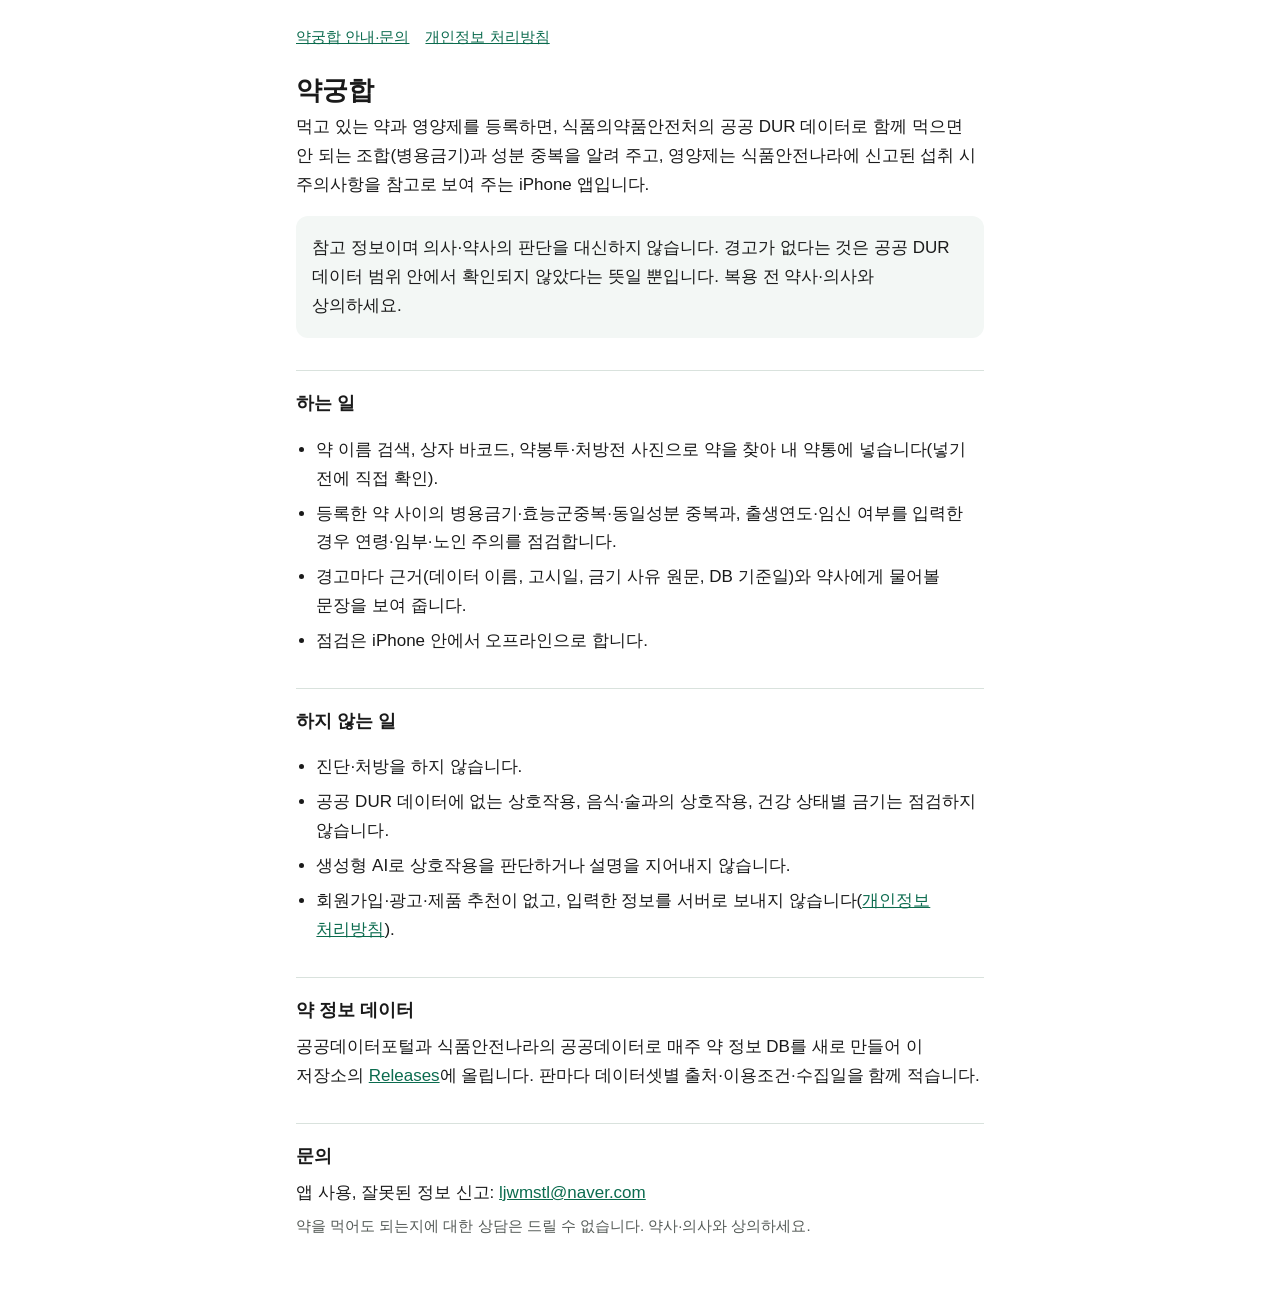
<file: index.html>
<!doctype html>
<html lang="ko">
<head>
<meta charset="utf-8">
<meta name="viewport" content="width=device-width, initial-scale=1">
<title>약궁합 안내</title>
<link rel="stylesheet" href="style.css">
</head>
<body>
<main>
<nav><a href="./">약궁합 안내·문의</a><a href="privacy.html">개인정보 처리방침</a></nav>
<h1>약궁합</h1>
<p>먹고 있는 약과 영양제를 등록하면, 식품의약품안전처의 공공 DUR 데이터로 함께 먹으면 안 되는 조합(병용금기)과 성분 중복을 알려 주고, 영양제는 식품안전나라에 신고된 섭취 시 주의사항을 참고로 보여 주는 iPhone 앱입니다.</p>

<div class="note">
<p>참고 정보이며 의사·약사의 판단을 대신하지 않습니다. 경고가 없다는 것은 공공 DUR 데이터 범위 안에서 확인되지 않았다는 뜻일 뿐입니다. 복용 전 약사·의사와 상의하세요.</p>
</div>

<h2>하는 일</h2>
<ul>
<li>약 이름 검색, 상자 바코드, 약봉투·처방전 사진으로 약을 찾아 내 약통에 넣습니다(넣기 전에 직접 확인).</li>
<li>등록한 약 사이의 병용금기·효능군중복·동일성분 중복과, 출생연도·임신 여부를 입력한 경우 연령·임부·노인 주의를 점검합니다.</li>
<li>경고마다 근거(데이터 이름, 고시일, 금기 사유 원문, DB 기준일)와 약사에게 물어볼 문장을 보여 줍니다.</li>
<li>점검은 iPhone 안에서 오프라인으로 합니다.</li>
</ul>

<h2>하지 않는 일</h2>
<ul>
<li>진단·처방을 하지 않습니다.</li>
<li>공공 DUR 데이터에 없는 상호작용, 음식·술과의 상호작용, 건강 상태별 금기는 점검하지 않습니다.</li>
<li>생성형 AI로 상호작용을 판단하거나 설명을 지어내지 않습니다.</li>
<li>회원가입·광고·제품 추천이 없고, 입력한 정보를 서버로 보내지 않습니다(<a href="privacy.html">개인정보 처리방침</a>).</li>
</ul>

<h2>약 정보 데이터</h2>
<p>공공데이터포털과 식품안전나라의 공공데이터로 매주 약 정보 DB를 새로 만들어 이 저장소의 <a href="https://github.com/woos-lee94/yakgunghap-data/releases">Releases</a>에 올립니다. 판마다 데이터셋별 출처·이용조건·수집일을 함께 적습니다.</p>

<h2>문의</h2>
<p>앱 사용, 잘못된 정보 신고: <a href="mailto:ljwmstl@naver.com">ljwmstl@naver.com</a></p>
<p class="muted">약을 먹어도 되는지에 대한 상담은 드릴 수 없습니다. 약사·의사와 상의하세요.</p>
</main>
</body>
</html>
</file>
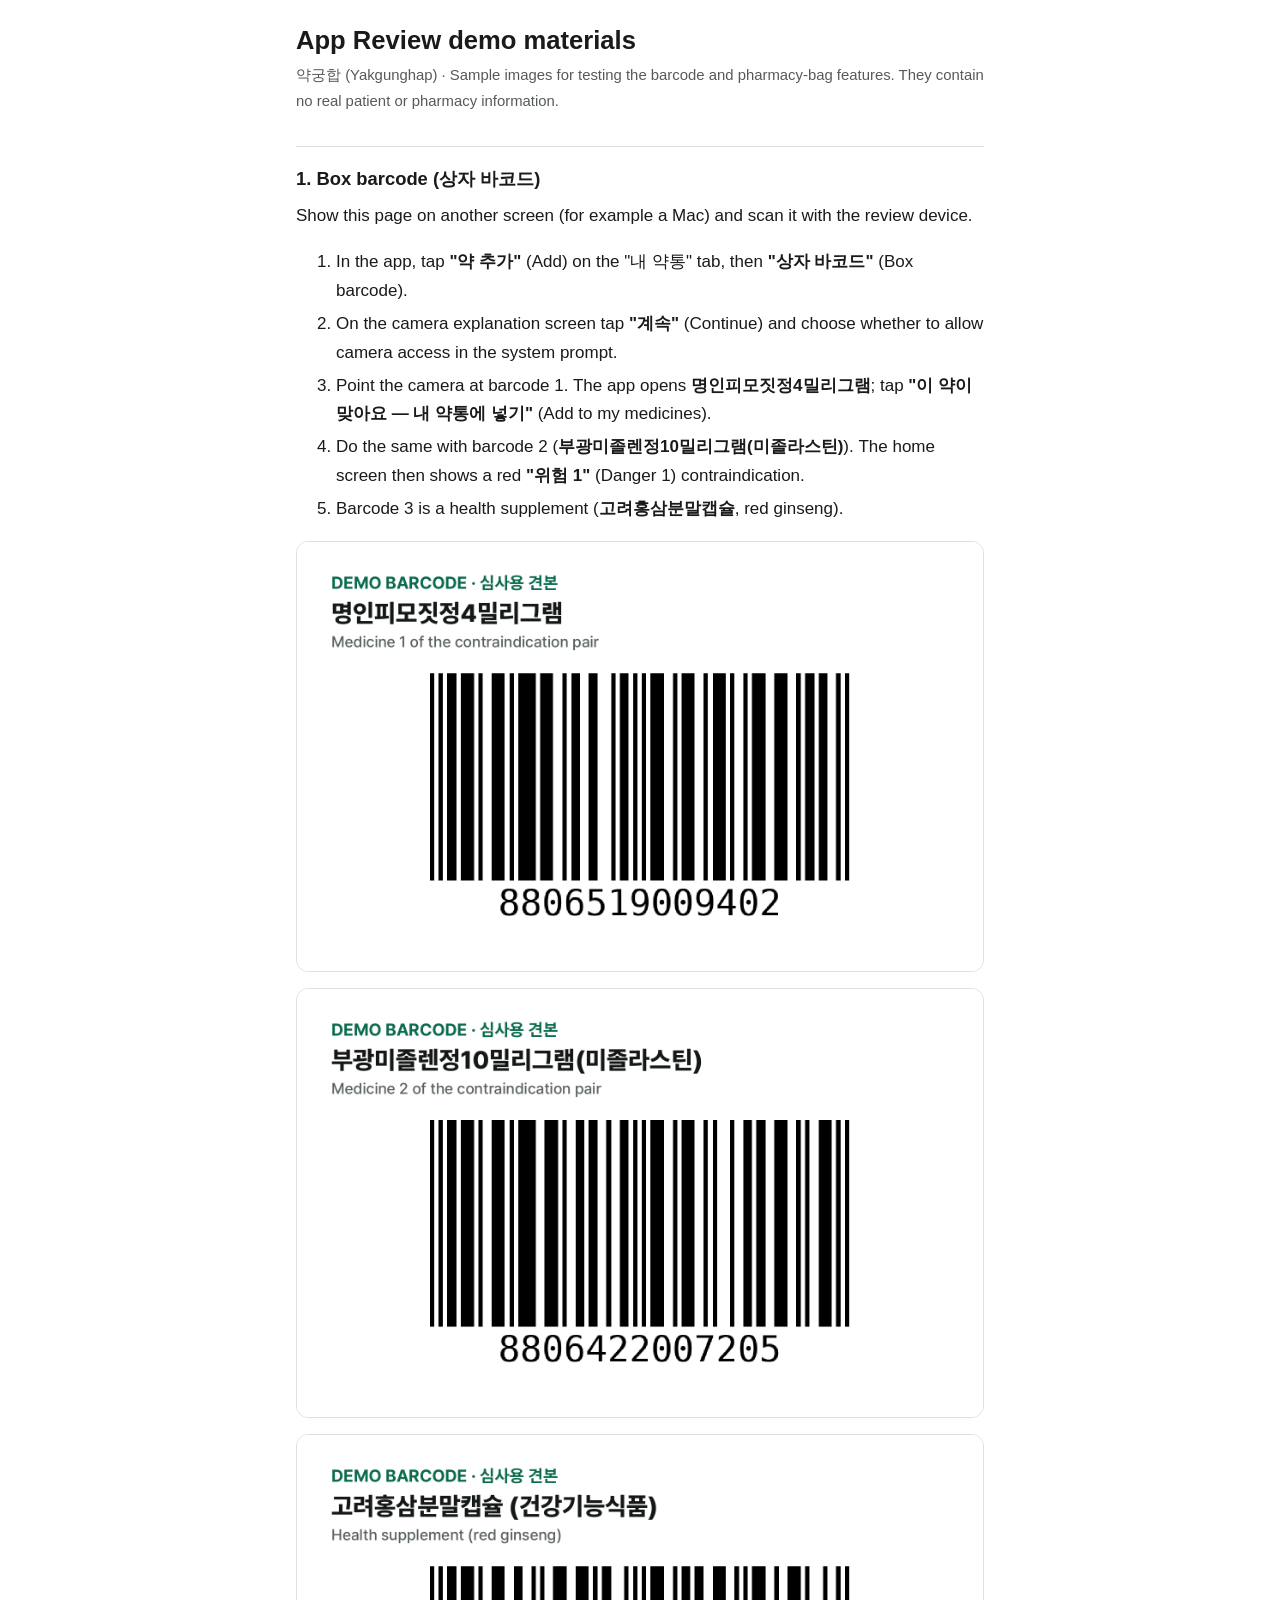
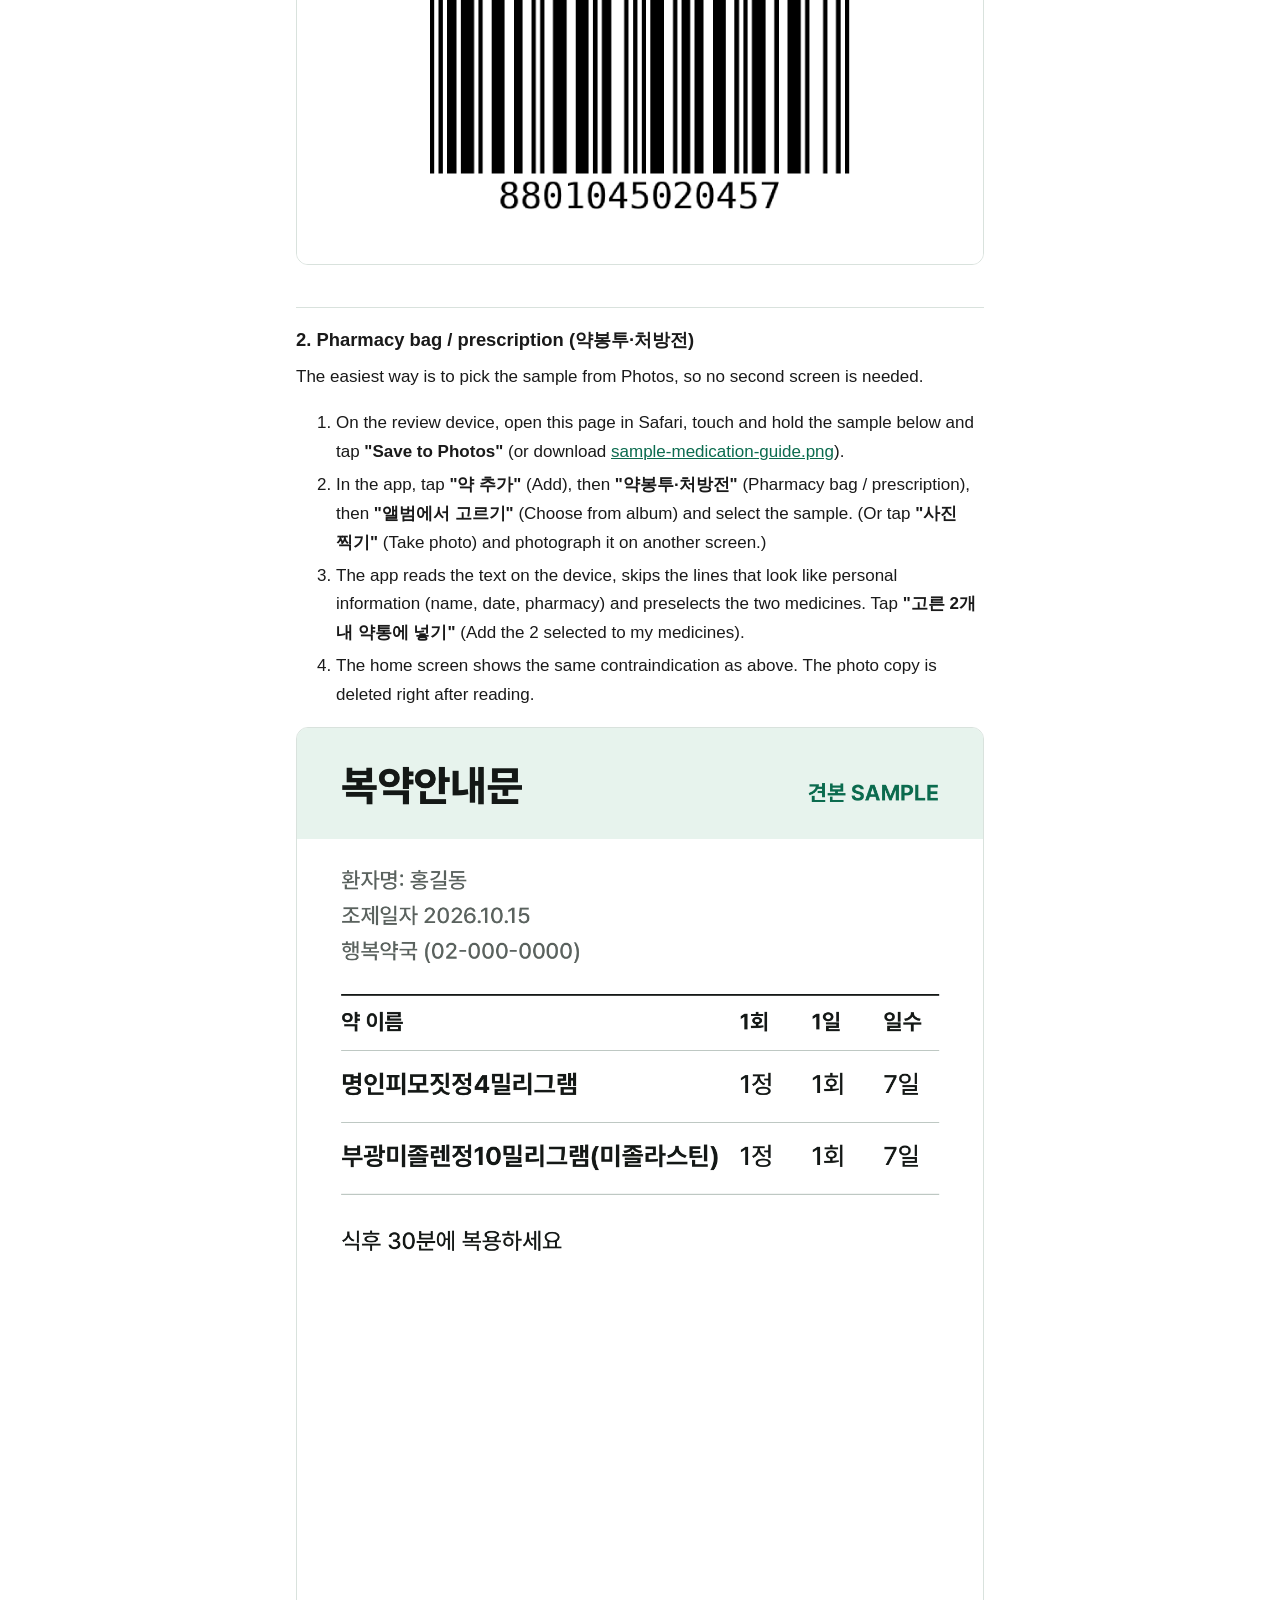
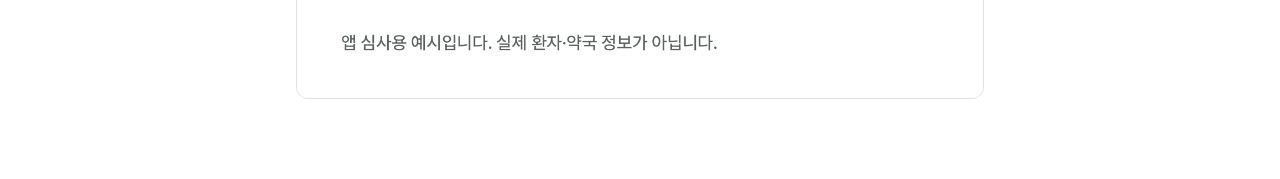
<file: review/index.html>
<!doctype html>
<html lang="en">
<head>
<meta charset="utf-8">
<meta name="viewport" content="width=device-width, initial-scale=1">
<title>Yakgunghap App Review Demo</title>
<link rel="stylesheet" href="../style.css">
<style>
  img { width: 100%; height: auto; border: 1px solid var(--line); border-radius: 12px; background: #fff; }
  .steps li { margin: 4px 0; }
  code { font-size: 0.95em; }
</style>
</head>
<body>
<main>
<h1>App Review demo materials</h1>
<p class="muted">약궁합 (Yakgunghap) · Sample images for testing the barcode and pharmacy-bag features. They contain no real patient or pharmacy information.</p>

<h2>1. Box barcode (상자 바코드)</h2>
<p>Show this page on another screen (for example a Mac) and scan it with the review device.</p>
<ol class="steps">
<li>In the app, tap <b>"약 추가"</b> (Add) on the "내 약통" tab, then <b>"상자 바코드"</b> (Box barcode).</li>
<li>On the camera explanation screen tap <b>"계속"</b> (Continue) and choose whether to allow camera access in the system prompt.</li>
<li>Point the camera at barcode 1. The app opens <b>명인피모짓정4밀리그램</b>; tap <b>"이 약이 맞아요 — 내 약통에 넣기"</b> (Add to my medicines).</li>
<li>Do the same with barcode 2 (<b>부광미졸렌정10밀리그램(미졸라스틴)</b>). The home screen then shows a red <b>"위험 1"</b> (Danger 1) contraindication.</li>
<li>Barcode 3 is a health supplement (<b>고려홍삼분말캡슐</b>, red ginseng).</li>
</ol>
<p><img src="barcode-1-pimozide.png" alt="EAN-13 barcode 8806519009402, 명인피모짓정4밀리그램"></p>
<p><img src="barcode-2-mizolastine.png" alt="EAN-13 barcode 8806422007205, 부광미졸렌정10밀리그램(미졸라스틴)"></p>
<p><img src="barcode-3-supplement.png" alt="EAN-13 barcode 8801045020457, 고려홍삼분말캡슐"></p>

<h2>2. Pharmacy bag / prescription (약봉투·처방전)</h2>
<p>The easiest way is to pick the sample from Photos, so no second screen is needed.</p>
<ol class="steps">
<li>On the review device, open this page in Safari, touch and hold the sample below and tap <b>"Save to Photos"</b> (or download <a href="sample-medication-guide.png">sample-medication-guide.png</a>).</li>
<li>In the app, tap <b>"약 추가"</b> (Add), then <b>"약봉투·처방전"</b> (Pharmacy bag / prescription), then <b>"앨범에서 고르기"</b> (Choose from album) and select the sample. (Or tap <b>"사진 찍기"</b> (Take photo) and photograph it on another screen.)</li>
<li>The app reads the text on the device, skips the lines that look like personal information (name, date, pharmacy) and preselects the two medicines. Tap <b>"고른 2개 내 약통에 넣기"</b> (Add the 2 selected to my medicines).</li>
<li>The home screen shows the same contraindication as above. The photo copy is deleted right after reading.</li>
</ol>
<p><img src="sample-medication-guide.png" alt="Sample medication guide listing 명인피모짓정4밀리그램 and 부광미졸렌정10밀리그램(미졸라스틴)"></p>
</main>
</body>
</html>
</file>
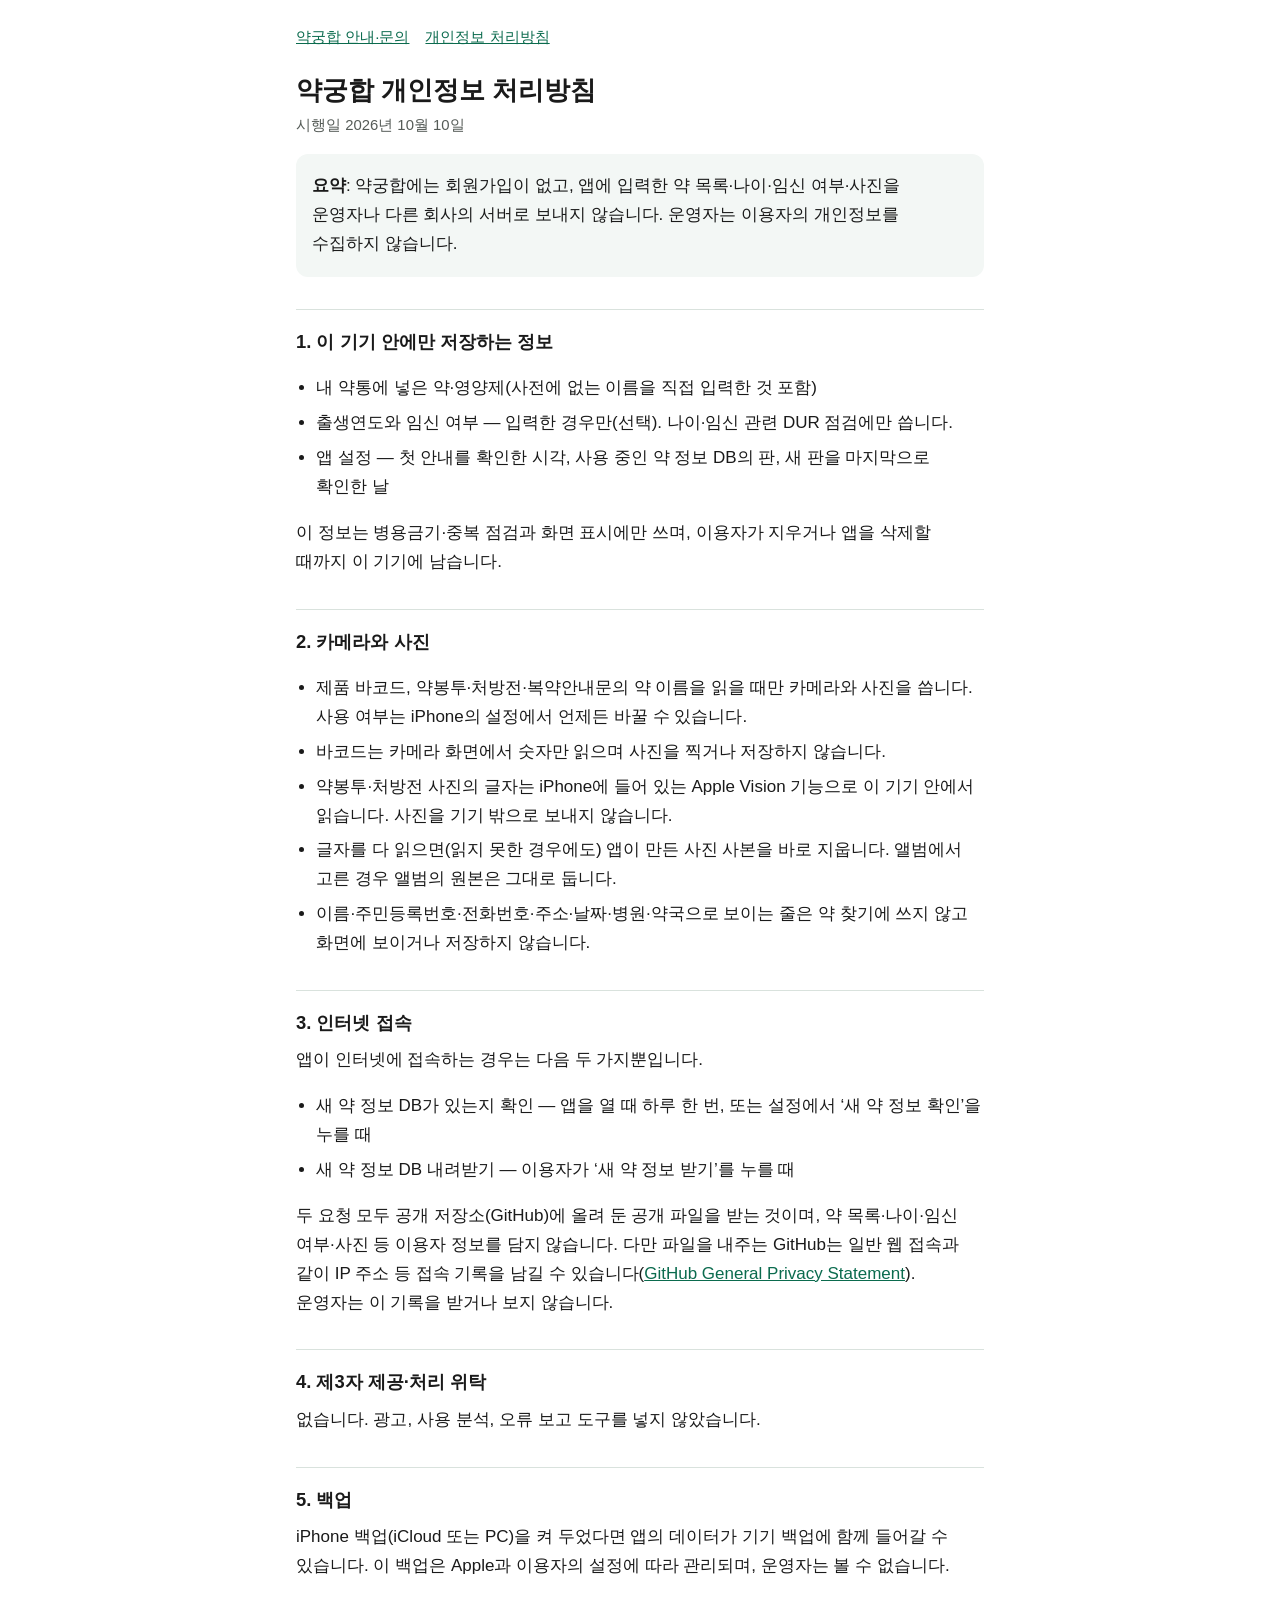
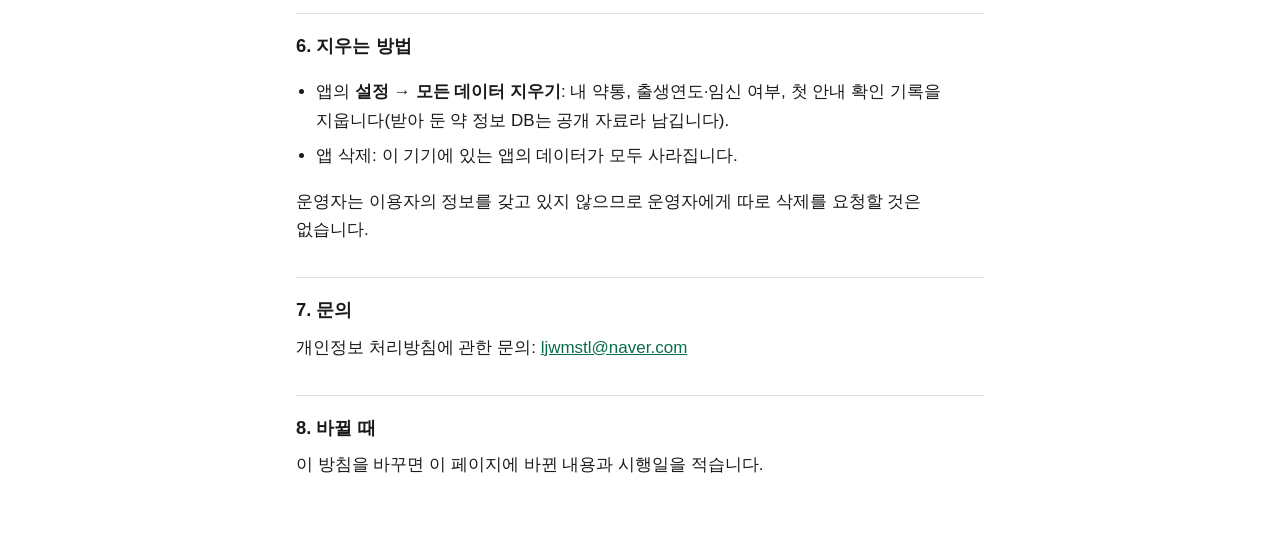
<file: privacy.html>
<!doctype html>
<html lang="ko">
<head>
<meta charset="utf-8">
<meta name="viewport" content="width=device-width, initial-scale=1">
<title>약궁합 개인정보 처리방침</title>
<link rel="stylesheet" href="style.css">
</head>
<body>
<main>
<nav><a href="./">약궁합 안내·문의</a><a href="privacy.html">개인정보 처리방침</a></nav>
<h1>약궁합 개인정보 처리방침</h1>
<p class="muted">시행일 2026년 10월 10일</p>

<div class="note">
<p><strong>요약</strong>: 약궁합에는 회원가입이 없고, 앱에 입력한 약 목록·나이·임신 여부·사진을 운영자나 다른 회사의 서버로 보내지 않습니다. 운영자는 이용자의 개인정보를 수집하지 않습니다.</p>
</div>

<h2>1. 이 기기 안에만 저장하는 정보</h2>
<ul>
<li>내 약통에 넣은 약·영양제(사전에 없는 이름을 직접 입력한 것 포함)</li>
<li>출생연도와 임신 여부 — 입력한 경우만(선택). 나이·임신 관련 DUR 점검에만 씁니다.</li>
<li>앱 설정 — 첫 안내를 확인한 시각, 사용 중인 약 정보 DB의 판, 새 판을 마지막으로 확인한 날</li>
</ul>
<p>이 정보는 병용금기·중복 점검과 화면 표시에만 쓰며, 이용자가 지우거나 앱을 삭제할 때까지 이 기기에 남습니다.</p>

<h2>2. 카메라와 사진</h2>
<ul>
<li>제품 바코드, 약봉투·처방전·복약안내문의 약 이름을 읽을 때만 카메라와 사진을 씁니다. 사용 여부는 iPhone의 설정에서 언제든 바꿀 수 있습니다.</li>
<li>바코드는 카메라 화면에서 숫자만 읽으며 사진을 찍거나 저장하지 않습니다.</li>
<li>약봉투·처방전 사진의 글자는 iPhone에 들어 있는 Apple Vision 기능으로 이 기기 안에서 읽습니다. 사진을 기기 밖으로 보내지 않습니다.</li>
<li>글자를 다 읽으면(읽지 못한 경우에도) 앱이 만든 사진 사본을 바로 지웁니다. 앨범에서 고른 경우 앨범의 원본은 그대로 둡니다.</li>
<li>이름·주민등록번호·전화번호·주소·날짜·병원·약국으로 보이는 줄은 약 찾기에 쓰지 않고 화면에 보이거나 저장하지 않습니다.</li>
</ul>

<h2>3. 인터넷 접속</h2>
<p>앱이 인터넷에 접속하는 경우는 다음 두 가지뿐입니다.</p>
<ul>
<li>새 약 정보 DB가 있는지 확인 — 앱을 열 때 하루 한 번, 또는 설정에서 ‘새 약 정보 확인’을 누를 때</li>
<li>새 약 정보 DB 내려받기 — 이용자가 ‘새 약 정보 받기’를 누를 때</li>
</ul>
<p>두 요청 모두 공개 저장소(GitHub)에 올려 둔 공개 파일을 받는 것이며, 약 목록·나이·임신 여부·사진 등 이용자 정보를 담지 않습니다. 다만 파일을 내주는 GitHub는 일반 웹 접속과 같이 IP 주소 등 접속 기록을 남길 수 있습니다(<a href="https://docs.github.com/en/site-policy/privacy-policies/github-general-privacy-statement">GitHub General Privacy Statement</a>). 운영자는 이 기록을 받거나 보지 않습니다.</p>

<h2>4. 제3자 제공·처리 위탁</h2>
<p>없습니다. 광고, 사용 분석, 오류 보고 도구를 넣지 않았습니다.</p>

<h2>5. 백업</h2>
<p>iPhone 백업(iCloud 또는 PC)을 켜 두었다면 앱의 데이터가 기기 백업에 함께 들어갈 수 있습니다. 이 백업은 Apple과 이용자의 설정에 따라 관리되며, 운영자는 볼 수 없습니다.</p>

<h2>6. 지우는 방법</h2>
<ul>
<li>앱의 <strong>설정 → 모든 데이터 지우기</strong>: 내 약통, 출생연도·임신 여부, 첫 안내 확인 기록을 지웁니다(받아 둔 약 정보 DB는 공개 자료라 남깁니다).</li>
<li>앱 삭제: 이 기기에 있는 앱의 데이터가 모두 사라집니다.</li>
</ul>
<p>운영자는 이용자의 정보를 갖고 있지 않으므로 운영자에게 따로 삭제를 요청할 것은 없습니다.</p>

<h2>7. 문의</h2>
<p>개인정보 처리방침에 관한 문의: <a href="mailto:ljwmstl@naver.com">ljwmstl@naver.com</a></p>

<h2>8. 바뀔 때</h2>
<p>이 방침을 바꾸면 이 페이지에 바뀐 내용과 시행일을 적습니다.</p>
</main>
</body>
</html>
</file>
<file: style.css>
:root {
  --bg: #ffffff;
  --fg: #1a1a1a;
  --muted: #555b57;
  --line: #d9e2dd;
  --accent: #0b6b4e;
  --card: #f3f7f5;
}
@media (prefers-color-scheme: dark) {
  :root {
    --bg: #111513;
    --fg: #ecf1ee;
    --muted: #a9b4ae;
    --line: #2c3631;
    --accent: #5fd0a6;
    --card: #19201c;
  }
}
* { box-sizing: border-box; }
body {
  margin: 0;
  background: var(--bg);
  color: var(--fg);
  font: 17px/1.7 -apple-system, BlinkMacSystemFont, "Apple SD Gothic Neo", "Noto Sans KR", sans-serif;
  word-break: keep-all;
  overflow-wrap: anywhere;
}
main { max-width: 720px; margin: 0 auto; padding: 24px 16px 64px; }
h1 { font-size: 1.6rem; line-height: 1.3; margin: 0 0 4px; }
h2 { font-size: 1.15rem; margin: 32px 0 8px; padding-top: 16px; border-top: 1px solid var(--line); }
p, li { margin: 6px 0; }
ul { padding-left: 1.2em; }
a { color: var(--accent); }
.muted { color: var(--muted); font-size: 0.93rem; }
.note { background: var(--card); border-radius: 12px; padding: 12px 16px; margin: 16px 0; }
nav { display: flex; gap: 16px; flex-wrap: wrap; margin: 0 0 24px; font-size: 0.95rem; }
</file>
